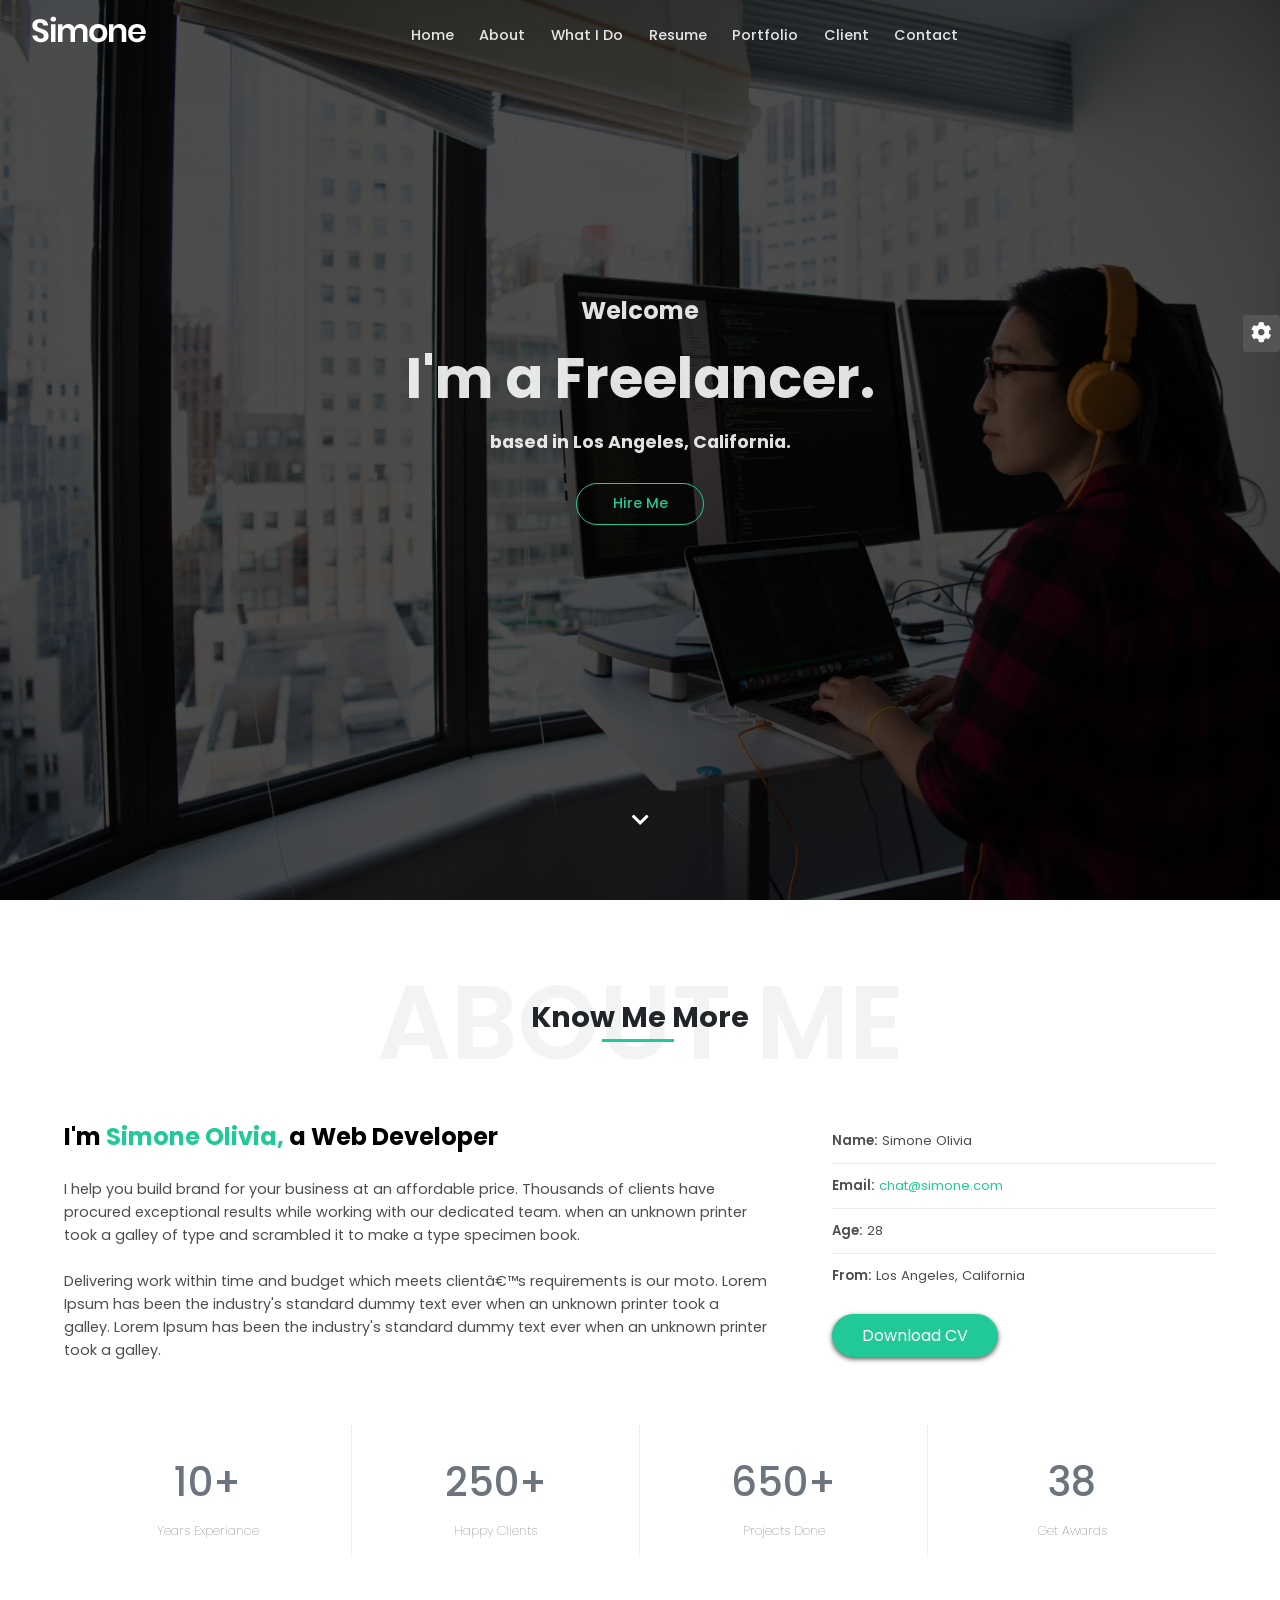
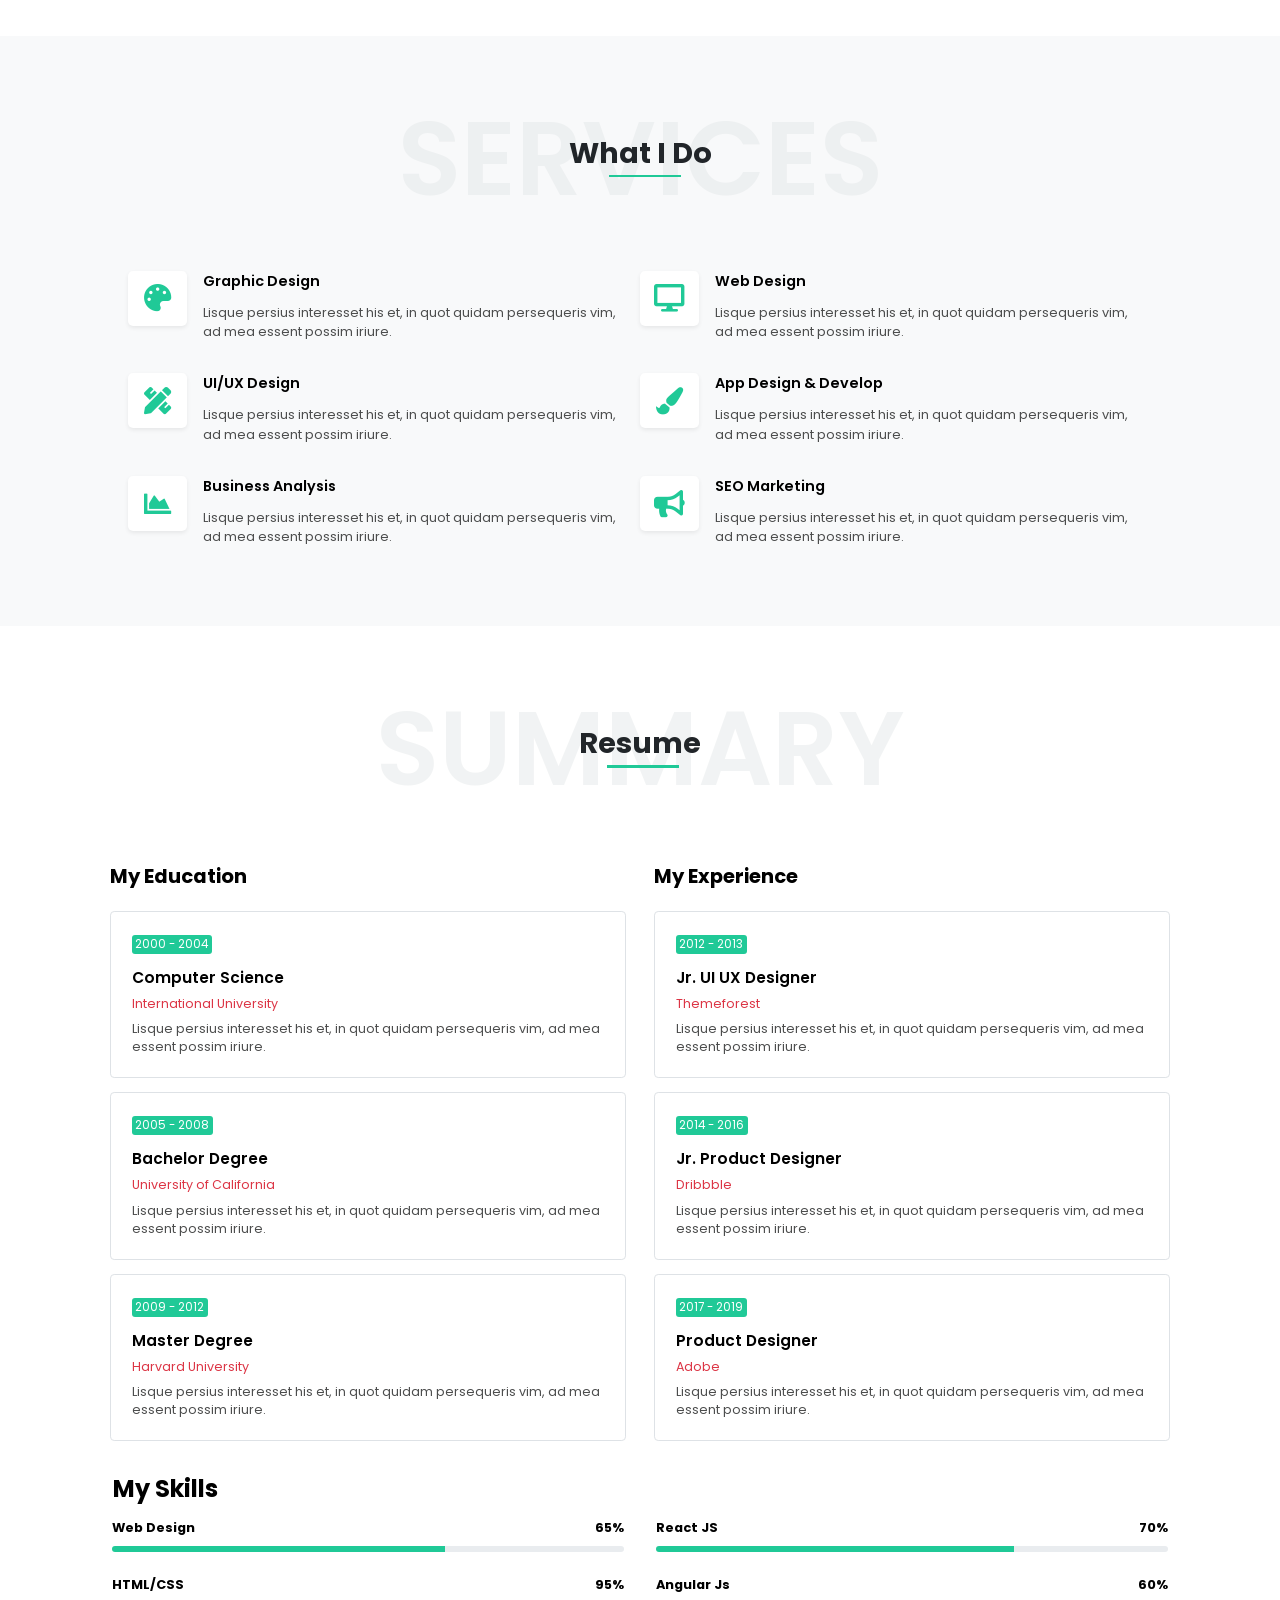
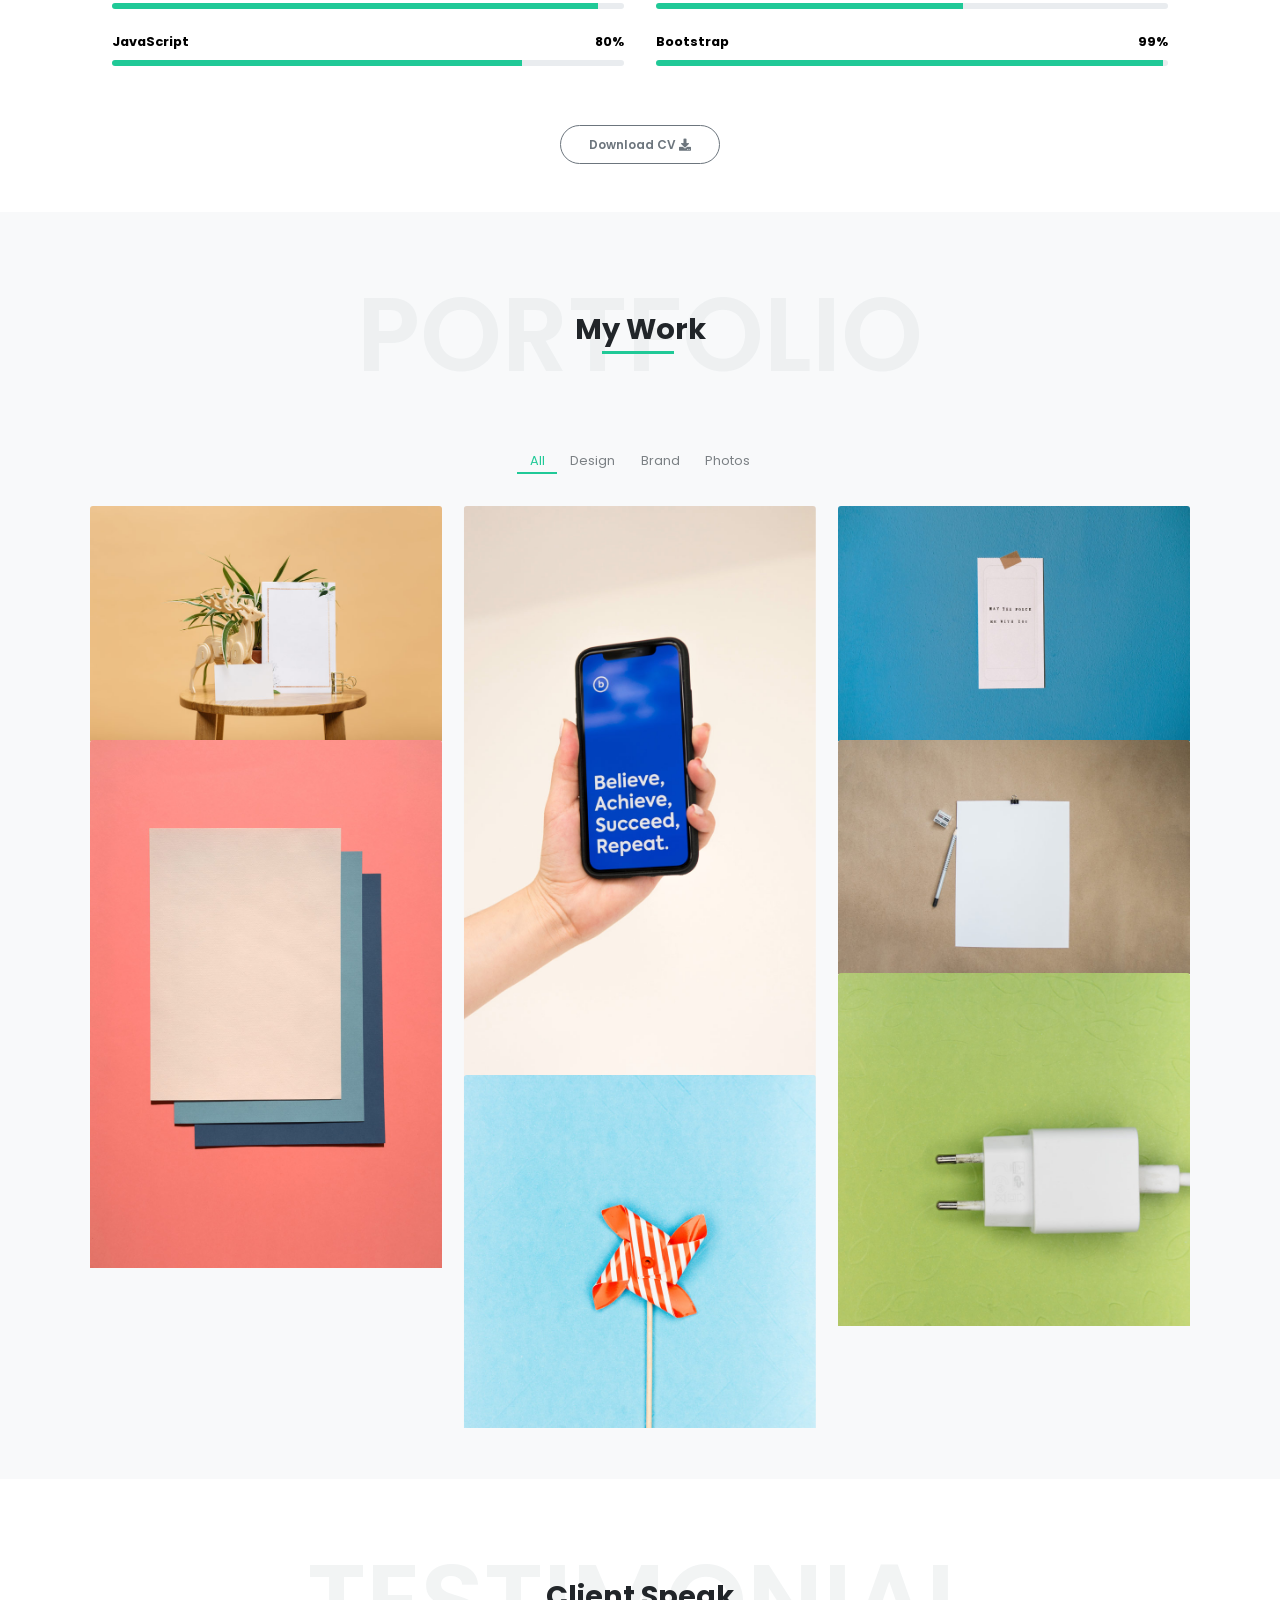
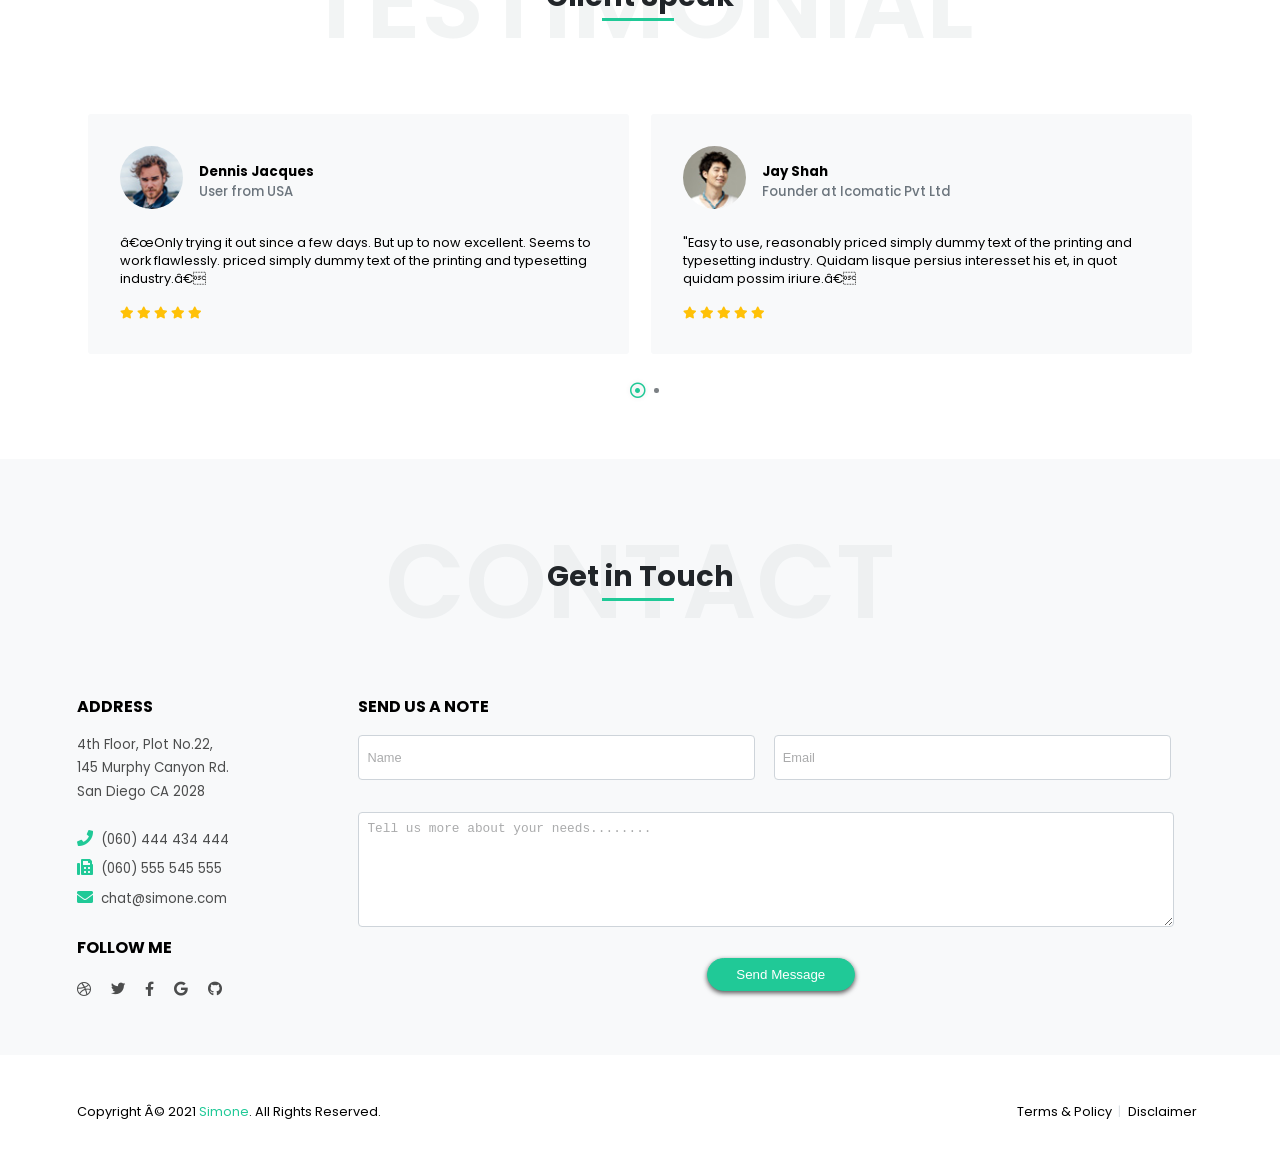
<file: index.html>
<!DOCTYPE html>
<html lang="en">
<head>
    <title>Simone - Personal Portfolio Template</title>
    <link rel="stylesheet" href="css/all.min.css">
    <link href="https://fonts.googleapis.com/css2?family=Poppins&display=swap" rel="stylesheet">
    <link rel="stylesheet" href="css/style.css">
</head>

<body>

    <section class="home">
        <a href="" class="fas fa-cog setting"></a>
        <nav class="nav-bar">
            <div class="logo">
                <a href="#home">
                    <img src="images/logo-light.png" alt="logo">
                </a>
            </div>
            <a href="" class="toggle"><i class="fas fa-bars"></i></a>
            <div class="ul-nav">
                <ul>
                    <li><a href="#home">Home</a></li>
                    <li><a href="#about">About</a></li>
                    <li><a href="#whatido">What I Do</a></li>
                    <li><a href="#resume">Resume</a></li>
                    <li><a href="#portfolio">Portfolio</a></li>
                    <li><a href="#client">Client</a></li>
                    <li><a href="#contact">Contact</a></li>
                </ul>
            </div>
        </nav>
        <div class="content">
            <div class="bg-layer">
                <div class="for-center">
                    <h3>Welcome</h3>
                    <h1>I'm a Freelancer.</h1>
                    <h4>based in Los Angeles, California.</h4>
                    <a href="#contact" class="btn">Hire Me</a>
                </div>
                <a href="#about" class="icon"><i class="fa fa-chevron-down"></i></a>
            </div>
        </div>
    </section>

    <section class="about" id="about"> 
        <h2 class="layer2">Know Me More</h2>
        <span class="layer1">ABOUT ME</span>
        <div class="about-content">
            <div class="paragraph">
                <h2>I'm <span class="green">Simone Olivia,</span> a Web Developer</h2>
                <p>I help you build brand for your business at an affordable price. Thousands of clients have procured
                    exceptional results while working with our dedicated team. when an unknown printer took a galley of
                    type
                    and
                    scrambled it to make a type specimen book. <br> <br>

                    Delivering work within time and budget which meets clientâ€™s requirements is our moto. Lorem Ipsum
                    has
                    been
                    the industry's standard dummy text ever when an unknown printer took a galley. Lorem Ipsum has been
                    the
                    industry's standard dummy text ever when an unknown printer took a galley.</p>
            </div>
            <div class="about-info">
                <h4 class="bord-bottom"><span class="bold">Name:</span> Simone Olivia</h4>
                <h4 class="bord-bottom"><span class="bold">Email:</span> <span class="green"> chat@simone.com</span>
                </h4>
                <h4 class="bord-bottom"><span class="bold">Age:</span> 28</h4>
                <h4><span class="bold">From:</span> Los Angeles, California</h4>
                <a href="" class="download-btn">Download CV</a>
            </div>
        </div>
    </section>

    <section class="cv">
        <div class="bord-right for-width">
            <h3>10+</h3>
            <h4>Years Experiance</h4>
        </div>
        <div class="bord-right for-width border-0">
            <h3>250+</h3>
            <h4>Happy Clients</h4>
        </div>
        <div class="bord-right bord-top for-width">
            <h3>650+</h3>
            <h4>Projects Done</h4>
        </div>
        <div class="for-width bord-top">
            <h3>38</h3>
            <h4>Get Awards</h4>
        </div>
    </section>

    <section class="bg-grey" id="whatido">
        <div class="whatido">
            <div class="all-head">
                <h2 class="layer2">What I Do</h2>
                <span class="layer1">SERVICES</span>
            </div>
            <div class="services">
                <div class="service">
                    <i class="fas fa-palette service-icon"></i>
                    <div class="service-content">
                        <h3>Graphic Design</h3>
                        <p>
                            Lisque persius interesset his et, in quot quidam persequeris vim, ad mea essent possim
                            iriure.
                        </p>
                    </div>
                </div>
                <div class="service">
                    <i class="fas fa-desktop service-icon"></i>
                    <div class="service-content">
                        <h3>Web Design</h3>
                        <p>
                            Lisque persius interesset his et, in quot quidam persequeris vim, ad mea essent possim
                            iriure.
                        </p>
                    </div>
                </div>
                <div class="service">
                    <i class="fas fa-pencil-ruler service-icon"></i>
                    <div class="service-content">
                        <h3>UI/UX Design</h3>
                        <p>
                            Lisque persius interesset his et, in quot quidam persequeris vim, ad mea essent possim
                            iriure.
                        </p>
                    </div>
                </div>
                <div class="service">
                    <i class="fas fa-paint-brush service-icon"></i>
                    <div class="service-content">
                        <h3>App Design & Develop</h3>
                        <p>
                            Lisque persius interesset his et, in quot quidam persequeris vim, ad mea essent possim
                            iriure.
                        </p>
                    </div>
                </div>
                <div class="service">
                    <i class="fas fa-chart-area service-icon"></i>
                    <div class="service-content">
                        <h3>Business Analysis</h3>
                        <p>
                            Lisque persius interesset his et, in quot quidam persequeris vim, ad mea essent possim
                            iriure.
                        </p>
                    </div>
                </div>
                <div class="service">
                    <i class="fas fa-bullhorn service-icon"></i>
                    <div class="service-content">
                        <h3>SEO Marketing</h3>
                        <p>
                            Lisque persius interesset his et, in quot quidam persequeris vim, ad mea essent possim
                            iriure.
                        </p>
                    </div>
                </div>
            </div>
        </div>
    </section>

    <section class="resume" id="resume">
        <div class="all-head">
            <h2 class="layer2">Resume</h2>
            <span class="layer1">SUMMARY</span>
        </div>
        <div class="my-resume">
            <div class="resume-info">
                <h2>My Education</h2>
                <div class="card">
                    <h5>2000 - 2004</h5>
                    <h3>Computer Science</h3>
                    <h4>International University</h4>
                    <p>Lisque persius interesset his et, in quot quidam persequeris vim, ad mea essent possim iriure.
                    </p>
                </div>
            </div>
            <div class="resume-info order-2">
                <h2>My Experience</h2>
                <div class="card">
                    <h5>2012 - 2013</h5>
                    <h3>Jr. UI UX Designer</h3>
                    <h4>Themeforest</h4>
                    <p>Lisque persius interesset his et, in quot quidam persequeris vim, ad mea essent possim iriure.
                    </p>
                </div>
            </div>
            <div class="resume-info order-3">
                <div class="card">
                    <h5>2005 - 2008</h5>
                    <h3>Bachelor Degree</h3>
                    <h4>University of California</h4>
                    <p>Lisque persius interesset his et, in quot quidam persequeris vim, ad mea essent possim iriure.
                    </p>
                </div>
            </div>
            <div class="resume-info order-4">
                <div class="card">
                    <h5>2014 - 2016</h5>
                    <h3>Jr. Product Designer</h3>
                    <h4>Dribbble</h4>
                    <p>Lisque persius interesset his et, in quot quidam persequeris vim, ad mea essent possim iriure.
                    </p>
                </div>
            </div>
            <div class="resume-info order-5">
                <div class="card">
                    <h5>2009 - 2012</h5>
                    <h3>Master Degree</h3>
                    <h4>Harvard University</h4>
                    <p>Lisque persius interesset his et, in quot quidam persequeris vim, ad mea essent possim iriure.
                    </p>
                </div>
            </div>
            <div class="resume-info order-6">
                <div class="card">
                    <h5>2017 - 2019</h5>
                    <h3>Product Designer</h3>
                    <h4>Adobe</h4>
                    <p>Lisque persius interesset his et, in quot quidam persequeris vim, ad mea essent possim iriure.
                    </p>
                </div>
            </div>
        </div>

        <h2 style="padding: 1rem 0.7em 0;">My Skills</h2>
        <div class="my-skills">
            <div class="skills">
                <div class="skills-row">
                    <h4>Web Design</h4>
                    <h4>65%</h4>
                </div>
                <div class="line">
                    <div class="div-green" style="width: 65%;"></div>
                    <div class="div-grey" style="width: 35%;"></div>
                </div>
            </div>
            <div class="skills order-2">
                <div class="skills-row">
                    <h4>React JS</h4>
                    <h4>70%</h4>
                </div>
                <div class="line">
                    <div class="div-green" style="width: 70%;"></div>
                    <div class="div-grey" style="width: 30%;"></div>
                </div>
            </div>
            <div class="skills order-3">
                <div class="skills-row">
                    <h4>HTML/CSS</h4>
                    <h4>95%</h4>
                </div>
                <div class="line">
                    <div class="div-green" style="width: 95%;"></div>
                    <div class="div-grey" style="width: 5%;"></div>
                </div>
            </div>
            <div class="skills order-4">
                <div class="skills-row">
                    <h4>Angular Js</h4>
                    <h4>60%</h4>
                </div>
                <div class="line">
                    <div class="div-green" style="width: 60%;"></div>
                    <div class="div-grey" style="width: 40%;"></div>
                </div>
            </div>
            <div class="skills order-5">
                <div class="skills-row">
                    <h4>JavaScript</h4>
                    <h4>80%</h4>
                </div>
                <div class="line">
                    <div class="div-green" style="width: 80%;"></div>
                    <div class="div-grey" style="width: 20%;"></div>
                </div>
            </div>
            <div class="skills order-6">
                <div class="skills-row">
                    <h4>Bootstrap</h4>
                    <h4>99%</h4>
                </div>
                <div class="line">
                    <div class="div-green" style="width: 99%;"></div>
                    <div class="div-grey" style="width: 1%;"></div>
                </div>
            </div>
        </div>
        <div class="btn-download">
            <a href="">Download CV <i class="fas fa-download"></i></a>
        </div>
    </section>

    <section class="portfolio bg-grey" id="portfolio">
        <div class="all-head">
            <h2 class="layer2">My Work</h2>
            <span class="layer1">PORTFOLIO</span>
        </div>
        <nav class="nav-work">
            <ul>
                <li class="active"><a href="">All</a></li>
                <li class="active-grey"><a href="">Design</a></li>
                <li class="active-grey"><a href="">Brand</a></li>
                <li class="active-grey"><a href="">Photos</a></li>
            </ul>
        </nav>
        <div class="my-work">
            <div class="project-layer position0">
                <a href="">
                    <img src="images/projects/project-1.jpg" alt="myproject">
                    <div class="project-layer2">
                        <h4>Project Titile</h4>
                        <h5>Category</h5>
                    </div>
                </a>
            </div>
            <div class="project-layer position1">
                <a href="">
                    <img src="images/projects/project-2.jpg" alt="myproject">
                    <div class="project-layer2">
                        <h4>Project Titile</h4>
                        <h5>Category</h5>
                    </div>
                </a>
            </div>
            <div class="position2 project-layer">
                <a href="">
                    <img src="images/projects/project-3.jpg" alt="myproject">
                    <div class="project-layer2">
                        <h4>Project Titile</h4>
                        <h5>Category</h5>
                    </div>
                </a>
            </div>
            <div class="position3 project-layer">
                <a href="">
                    <img src="images/projects/project-4.jpg" alt="myproject">
                    <div class="project-layer2">
                        <h4>Project Titile</h4>
                        <h5>Category</h5>
                    </div>
                </a>
            </div>
            <div class="position4 project-layer">
                <a href="">
                    <img src="images/projects/project-5.jpg" alt="myproject">
                    <div class="project-layer2">
                        <h4>Project Titile</h4>
                        <h5>Category</h5>
                    </div>
                </a>
            </div>
            <div class="position5 project-layer">
                <a href="">
                    <img src="images/projects/project-6.jpg" alt="myproject">
                    <div class="project-layer2">
                        <h4>Project Titile</h4>
                        <h5>Category</h5>
                    </div>
                </a>
            </div>
            <div class="position6 project-layer">
                <a href="">
                    <img src="images/projects/project-7.jpg" alt="myproject">
                    <div class="project-layer2">
                        <h4>Project Titile</h4>
                        <h5>Category</h5>
                    </div>
                </a>
            </div>
        </div>
    </section>

    <section class="reviews" id="review">
        <div class="all-head">
            <h2 class="layer2">Client Speak</h2>
            <span class="layer1">TESTIMONIAL</span>
        </div>
        <div class="review">
            <div class="my-review review-width">
                <div class="acount-info">
                    <img src="images/testimonial/client-sm-3.jpg" alt="">
                    <div class="username">
                        <h5>Dennis Jacques</h5>
                        <h5 class="color-grey">User from USA</h5>
                    </div>
                </div>
                <p>â€œOnly trying it out since a few days. But up to now excellent. Seems to work flawlessly. priced
                    simply
                    dummy text of the printing and typesetting industry.â€</p>
                <div style="font-size: 0.75rem;">
                    <i class="fas fa-star light"></i>
                    <i class="fas fa-star light"></i>
                    <i class="fas fa-star light"></i>
                    <i class="fas fa-star light"></i>
                    <i class="fas fa-star light"></i>
                </div>
            </div>
            <div class="my-review for-hide">
                <div class="acount-info">
                    <img src="images/testimonial/client-sm-1.jpg" alt="">
                    <div class="username">
                        <h5>Jay Shah</h5>
                        <h5 class="color-grey">Founder at Icomatic Pvt Ltd</h5>
                    </div>
                </div>
                <p>"Easy to use, reasonably priced simply dummy text of the printing and typesetting industry. Quidam
                    lisque
                    persius interesset his et, in quot quidam possim iriure.â€</p>
                <div style="font-size: 0.75rem;">
                    <i class="fas fa-star light"></i>
                    <i class="fas fa-star light"></i>
                    <i class="fas fa-star light"></i>
                    <i class="fas fa-star light"></i>
                    <i class="fas fa-star light"></i>
                </div>
            </div>
        </div>
        <div style="display: flex; justify-content: center; margin-bottom:3rem;">
            <a href="" style="margin: 0.5rem;"><i class="far fa-dot-circle"
                    style="color: #20c997;text-shadow: 0px 0px 5px rgba(0 ,0 ,0 , 10%);"></i></a>
            <a href="" class="click">
                <div></div>
            </a>
        </div>

    </section>

    <section class="bg-grey" id="contact">
        <div class="all-head">
            <h2 class="layer2">Get in Touch</h2>
            <span class="layer1">CONTACT</span>
        </div>
        <div class="contact">
            <div class="details order-3">
                <h4>ADDRESS</h4>
                <div>
                    <h5>4th Floor, Plot No.22,</h5>
                    <h5>145 Murphy Canyon Rd.</h5>
                    <h5>San Diego CA 2028</h5>
                </div>
                <br>
                <ul>
                    <li>
                        <i class="fas fa-phone"></i>
                        <h5>(060) 444 434 444</h5>
                    </li>
                    <li>
                        <i class="fas fa-fax"></i>
                        <h5>(060) 555 545 555</h5>
                    </li>
                    <li>
                        <i class="fas fa-envelope"></i>
                        <h5>chat@simone.com</h5>
                    </li>
                </ul>
                <h4>FOLLOW ME</h4>
                <div class="brand">
                    <a href="https://dribbble.com/" class="tooltip">
                        <i class="fab fa-dribbble">
                            <span class="website-name">Dribbble</span>
                        </i>
                    </a>
                    <a href="https://twitter.com/" class="tooltip">
                        <i class="fab fa-twitter">
                            <span class="website-name">Twitter</span>
                        </i>
                    </a>
                    <a href="https://facebook.com/" class="tooltip">
                        <i class="fab fa-facebook-f">
                            <span class="website-name">Facebook</span>
                        </i>
                    </a>
                    <a href="https://google.com/" class="tooltip">
                        <i class="fab fa-google">
                            <span class="website-name">Google</span>
                        </i>
                    </a>
                    <a href="https://github.com/" class="tooltip">
                        <i class="fab fa-github">
                            <span class="website-name">Github</span>
                        </i>
                    </a>
                </div>
            </div>
            <div class="contact-form">
                <h4>SEND US A NOTE</h4>
                <input type="text" name="name" placeholder="Name" required>
                <input type="email" name="email" placeholder="Email" required>
                <textarea name="form-message" class="form-control" required
                    placeholder="Tell us more about your needs........"></textarea>
                <div class="send-msg">
                    <button class="download-btn" type="submit">Send Message </button>
                </div>
            </div>
        </div>
    </section>

    <footer class="footer">
        <p>Copyright Â© 2021 <a href="">Simone</a>. All Rights Reserved.</p>
        <div class="policy">
            <h5>Terms & Policy</h5>
            <span>|</span>
            <h5>Disclaimer</h5>
        </div>
    </footer>

</body>

</html>
</file>
<file: css/style.css>
/*
* Prefixed by https://autoprefixer.github.io
* PostCSS: v8.3.6,
* Autoprefixer: v10.3.1
* Browsers: last 4 version
*/

html {
    font-size: 16px;
}

body {
    font-family: "Poppins", sans-serif;
}

* {
    -webkit-box-sizing: border-box;
    box-sizing: border-box;
    margin: 0;
    padding: 0;
}

::-moz-selection {
    background-color: #20c997;
    color: white;
}

::selection {
    background-color: #20c997;
    color: white;
}

.setting {
    color: white;
    text-decoration: none;
    font-size: 1.3rem;
    padding: 0.5rem;
    border-radius: 0.2rem;
    background-color: #555;
    position: fixed;
    top: 35vh;
    right: 0;
}

.nav-bar {
    visibility: visible;
    position: absolute;
    top: 0;
    left: 0;
    right: 0;
    background-color: transparent;
    display: -webkit-box;
    display: -ms-flexbox;
    display: flex;
    overflow: hidden;
}

.fa-bars {
    visibility: hidden;
}

.logo {
    width: 30%;
    padding: 1rem 2rem;
}

.ul-nav ul {
    visibility: visible;
    list-style-type: none;
    display: -webkit-box;
    display: -ms-flexbox;
    display: flex;
    -webkit-box-align: center;
    -ms-flex-align: center;
    align-items: center;
}

.ul-nav ul li {
    padding: 1.4rem 0.8rem;
}

.ul-nav ul li a {
    color: rgba(250, 250, 250, 0.9);
    text-decoration: none;
    font-weight: 500;
    -webkit-transition: color 1s;
    -o-transition: color 1s;
    transition: color 1s;
    font-size: 0.9rem;
}

.ul-nav ul li a:hover {
    color: #20c997;
}

.content {
    background-image: url(../images/intro-bg.jpg);
    background-size: cover;
    height: 100vh;
    background-repeat: no-repeat;
    background-attachment: fixed;
}

.bg-layer {
    background-color: rgba(0, 0, 0, 0.7);
    background-size: 100%;
    height: 100vh;
    color: rgba(250, 250, 250, 0.9);
}

.for-center {
    display: -webkit-box;
    display: -ms-flexbox;
    display: flex;
    -webkit-box-orient: vertical;
    -webkit-box-direction: normal;
    -ms-flex-direction: column;
    flex-direction: column;
    -webkit-box-pack: center;
    -ms-flex-pack: center;
    justify-content: center;
    -webkit-box-align: center;
    -ms-flex-align: center;
    align-items: center;
    height: 90vh;
}

.bg-layer h3 {
    padding: 0.5rem;
    font-size: 1.5rem;
}

.bg-layer h1 {
    font-size: 3.5rem;
    font-weight: bold;
}

.bg-layer h4 {
    padding: 0.5rem;
    font-size: 1.1rem;
}

.btn {
    border: #20c997 solid 0.1rem;
    padding: 0.6rem 2.2rem;
    font-size: 0.9rem;
    margin-top: 1.2rem;
    color: #20c997;
    border-radius: 50rem;
    font-weight: 500;
    -webkit-transition: all 1s;
    -o-transition: all 1s;
    transition: all 1s;
    text-decoration: none;
}

.btn:hover {
    color: white;
    background-color: #20c997;
}

.icon {
    position: relative;
    display: -webkit-box;
    display: -ms-flexbox;
    display: flex;
    -webkit-box-pack: center;
    -ms-flex-pack: center;
    justify-content: center;
    -webkit-animation: swipe 2s infinite;
    animation: swipe 2s infinite;
    color: white;
    font-size: 1.2rem;
    text-decoration: none;
}

@-webkit-keyframes swipe {
    0% {
        top: 0;
        opacity: 0;
    }

    100% {
        top: 30;
        opacity: 1;
    }
}

@keyframes swipe {
    0% {
        top: 0;
        opacity: 0;
    }

    100% {
        top: 30;
        opacity: 1;
    }
}

.about {
    padding: 6rem 0 2rem;
    position: relative;
    display: -webkit-box;
    display: -ms-flexbox;
    display: flex;
    -webkit-box-orient: vertical;
    -webkit-box-direction: normal;
    -ms-flex-direction: column;
    flex-direction: column;
}

.layer1 {
    position: absolute;
    color: #dee3e4;
    font-size: 6.5rem;
    font-weight: 600;
    opacity: 0.4;
    -ms-flex-item-align: center;
    -ms-grid-row-align: center;
    align-self: center;
    top: 45px;
}

.layer2 {
    width: 100%;
    color: #212529;
    font-size: 1.8rem;
    text-align: center;
    position: relative;
    z-index: 1;
}

.layer2::after {
    content: '';
    height: 0.17rem;
    width: 4.5rem;
    background-color: #20c997;
    position: absolute;
    top: 100%;
    left: 47%;
    z-index: 2;
}

.about-content {
    display: -webkit-box;
    display: -ms-flexbox;
    display: flex;
    -webkit-box-orient: horizontal;
    -webkit-box-direction: normal;
    -ms-flex-direction: row;
    flex-direction: row;
    -webkit-box-pack: space-evenly;
    -ms-flex-pack: space-evenly;
    justify-content: space-evenly;
    margin-top: 5rem;
}

.about-content .paragraph {
    width: 55%;
}

.paragraph h2 {
    padding-bottom: 0.5rem;
}

.green {
    color: #20c997;
}

.about-content .about-info {
    width: 30%;
}

.paragraph p {
    color: #4c4d4d;
    margin: 1rem 0;
    font-size: 0.9rem;
    line-height: 1.6;
}

.bold {
    font-weight: 600;
}

.about-info h4 {
    color: #4c4d4d;
    font-weight: normal;
    font-size: 0.82rem;
}

.about-info .bord-bottom {
    border-bottom: 0.1rem solid #eaeaea;
}

.about-info h4 {
    padding: 0.75rem 0;
}

.download-btn {
    display: inline-block;
    text-decoration: none;
    color: white;
    background-color: #20c997;
    border-radius: 50rem;
    border: solid 0.1rem #20c997;
    margin: 1rem 0;
    padding: 0.5rem 1.8rem;
    -webkit-box-shadow: 0px 2px 5px #000a;
    box-shadow: 0px 2px 5px #000a;
    -webkit-transition: all 1s;
    -o-transition: all 1s;
    transition: all 1s;
}

.download-btn:hover {
    background-color: #1baa80;
    border-color: #1baa80;
}

.cv {
    display: -webkit-box;
    display: -ms-flexbox;
    display: flex;
    -webkit-box-orient: horizontal;
    -webkit-box-direction: normal;
    -ms-flex-direction: row;
    flex-direction: row;
    -ms-flex-wrap: wrap;
    flex-wrap: wrap;
    -webkit-box-pack: space-evenly;
    -ms-flex-pack: space-evenly;
    justify-content: space-evenly;
    width: 90%;
    margin: 0 auto 4rem;
}

.cv h3 {
    color: #6c757d;
    font-size: 2.5rem;
    font-weight: 500;
    padding: 0.6rem 0;
}

.cv h4 {
    color: #4c4d4d;
    font-size: 0.8rem;
    font-weight: 100;
}

.for-width {
    display: -webkit-box;
    display: -ms-flexbox;
    display: flex;
    -webkit-box-orient: vertical;
    -webkit-box-direction: normal;
    -ms-flex-direction: column;
    flex-direction: column;
    width: 25%;
    padding: 1rem 0;
    margin: 1rem 0;
    -ms-flex-line-pack: center;
    align-content: center;
    -webkit-box-pack: center;
    -ms-flex-pack: center;
    justify-content: center;
    text-align: center;
}

.bord-right {
    border-right: 0.1rem dotted #dee3e4;
}

.bg-grey {
    background-color: #f8f9fa;
}

.whatido {
    width: 80%;
    margin: auto;
    background-color: #f8f9fa;
    padding: 0 0 3rem 0;
}

.all-head {
    padding: 6rem 0;
    position: relative;
    display: -webkit-box;
    display: -ms-flexbox;
    display: flex;
    -webkit-box-orient: vertical;
    -webkit-box-direction: normal;
    -ms-flex-direction: column;
    flex-direction: column;
}

.services {
    display: -webkit-box;
    display: -ms-flexbox;
    display: flex;
    -webkit-box-orient: horizontal;
    -webkit-box-direction: normal;
    -ms-flex-flow: row wrap;
    flex-flow: row wrap;
    -webkit-box-pack: space-evenly;
    -ms-flex-pack: space-evenly;
    justify-content: space-evenly;
}

.service {
    width: 50%;
    display: -webkit-box;
    display: -ms-flexbox;
    display: flex;
    padding: 0 0 2rem;
}

.service-icon {
    color: #20c997;
    background-color: white;
    display: -webkit-box;
    display: -ms-flexbox;
    display: flex;
    width: 85px;
    height: 55px;
    font-size: 1.7rem;
    border-radius: 5px;
    -webkit-box-align: center;
    -ms-flex-align: center;
    align-items: center;
    -webkit-box-pack: center;
    -ms-flex-pack: center;
    justify-content: center;
    -webkit-box-shadow: 0 .125rem .25rem rgba(0, 0, 0, .075);
    box-shadow: 0 .125rem .25rem rgba(0, 0, 0, .075);
}

.service-content {
    padding: 0 1rem;
}

.service-content h3 {
    font-size: 0.9rem;
    font-weight: 600;
}

.service-content p {
    font-size: 0.8rem;
    color: #4c4d4d;
    padding-top: 0.7rem;
    line-height: 1.5;
}

.resume {
    width: 85%;
    margin: auto;
}

.my-resume {
    display: -webkit-box;
    display: -ms-flexbox;
    display: flex;
    -webkit-box-orient: horizontal;
    -webkit-box-direction: normal;
    -ms-flex-flow: row wrap;
    flex-flow: row wrap;
    -webkit-box-pack: center;
    -ms-flex-pack: center;
    justify-content: center;
    -webkit-box-align: center;
    -ms-flex-align: center;
    align-items: center;
}

.resume-info {
    width: 50%;
    font-size: 14px;
    padding: 0 1em 1em;
}

.resume-info h2 {
    font-size: 1.4em;
    padding-bottom: 1em;
}

.card {
    border: solid 1px #dee2e6;
    padding: 1.5em;
    border-radius: 0.3em;
}

.card h5 {
    display: inline-block;
    background-color: #20c997;
    border-radius: 3px;
    color: white;
    font-weight: normal;
    padding: 0.1em 0.3em;
    margin-bottom: 1em;
}

.card h3 {
    font-weight: 600;
    font-size: 1.1em;
    padding-bottom: 0.4em;
}

.card h4 {
    font-weight: 400;
    padding-bottom: 0.6em;
    color: #dc3545;
    font-size: 0.9em;
}

.card p {
    font-size: 0.9em;
    font-weight: 400;
    color: #4c4d4d;
}

.my-skills {
    display: -webkit-box;
    display: -ms-flexbox;
    display: flex;
    -webkit-box-orient: horizontal;
    -webkit-box-direction: normal;
    -ms-flex-flow: row wrap;
    flex-flow: row wrap;
    -webkit-box-pack: start;
    -ms-flex-pack: start;
    justify-content: flex-start;
    -webkit-box-align: center;
    -ms-flex-align: center;
    align-items: center;
    padding-bottom: 3em;
}

.skills-row {
    display: -webkit-box;
    display: -ms-flexbox;
    display: flex;
    -ms-flex-wrap: wrap;
    flex-wrap: wrap;
    -webkit-box-pack: justify;
    -ms-flex-pack: justify;
    justify-content: space-between;
    padding: 1em 0 0.7em;
    font-size: 0.8em;
}

.skills {
    width: 50%;
    padding: 0 1em 0.7em;
}

.line {
    display: -webkit-box;
    display: -ms-flexbox;
    display: flex;
}

.div-green {
    background-color: #20c997;
    height: 6px;
    border-top-left-radius: 3px;
    border-bottom-left-radius: 3px;
}

.div-grey {
    background-color: #e9ecef;
    height: 6px;
    border-top-right-radius: 3px;
    border-bottom-right-radius: 3px;
}

.btn-download {
    display: -webkit-box;
    display: -ms-flexbox;
    display: flex;
    -webkit-box-pack: center;
    -ms-flex-pack: center;
    justify-content: center;
    padding-bottom: 3rem;
}

.btn-download a {
    font-size: 0.75em;
    font-weight: 600;
    text-decoration: none;
    color: #6c757d;
    border: #6c757d solid 1.5px;
    padding: 0.8em 2.3em;
    border-radius: 50rem;
    -webkit-transition: all 1s;
    -o-transition: all 1s;
    transition: all 1s;
}

.btn-download a:hover {
    color: white;
    background-color: #6c757d;
}

.nav-work {
    display: -webkit-box;
    display: -ms-flexbox;
    display: flex;
    -webkit-box-pack: center;
    -ms-flex-pack: center;
    justify-content: center;
    padding-bottom: 2rem;
}

.nav-work ul {
    list-style-type: none;
    display: -webkit-box;
    display: -ms-flexbox;
    display: flex;
}

.nav-work ul li {
    padding: 0 0.8rem;
}

.nav-work ul li a {
    display: inline-block;
    text-decoration: none;
    -webkit-transition: color 1s;
    -o-transition: color 1s;
    transition: color 1s;
    font-size: 0.8rem;
}

.nav-work ul li a:hover {
    color: #20c997;
}

.active {
    border-bottom: solid 2px #20c997;
}

.active a {
    color: #20c997;
}

.active-grey a {
    color: #7b8084;
}

.my-work {
    background-color: #f8f9fa;
    height: 973px;
    display: -webkit-box;
    display: -ms-flexbox;
    display: flex;
    -webkit-box-orient: horizontal;
    -webkit-box-direction: normal;
    -ms-flex-flow: row wrap;
    flex-flow: row wrap;
    -webkit-box-pack: justify;
    -ms-flex-pack: justify;
    justify-content: space-between;
    width: 86%;
    margin: auto;
    position: relative;
}

.project-layer {
    width: 32%;
    display: inline-block;
    padding-bottom: 1rem;
}

.my-work a {
    width: 100%;
    display: inline-block;
    text-decoration: none;
    position: relative;
    border-radius: 3px;
    overflow: hidden;
}

.my-work a img {
    width: 100%;
    -webkit-transition: all 0.2s;
    -o-transition: all 0.2s;
    transition: all 0.2s;
}

.position0 {
    position: absolute;
    top: 0;
    left: 0;
}

.position1 {
    position: absolute;
    top: 0;
    left: 50%;
    -webkit-transform: translateX(-50%);
    -ms-transform: translateX(-50%);
    transform: translateX(-50%);
}

.position2 {
    position: absolute;
    top: 0;
    right: 0;
}

.position3 {
    position: absolute;
    top: 24%;
    left: 0;
}

.position4 {
    position: absolute;
    top: 24%;
    right: 0;
}

.position5 {
    position: absolute;
    top: 48%;
    right: 0;
}

.position6 {
    position: absolute;
    top: 58.5%;
    left: 50%;
    -webkit-transform: translateX(-50%);
    -ms-transform: translateX(-50%);
    transform: translateX(-50%);
}

.project-layer2 {
    width: 100%;
    height: 100%;
    top: 0;
    position: absolute;
    background-color: rgba(0, 0, 0, 0.7);
    font-weight: 400;
    color: white;
    z-index: 2;
    display: -webkit-box;
    display: -ms-flexbox;
    display: flex;
    -webkit-box-orient: vertical;
    -webkit-box-direction: normal;
    -ms-flex-direction: column;
    flex-direction: column;
    -webkit-box-pack: center;
    -ms-flex-pack: center;
    justify-content: center;
    -webkit-box-align: center;
    -ms-flex-align: center;
    align-items: center;
    opacity: 0;
    -webkit-transition: opacity 0.2s;
    -o-transition: opacity 0.2s;
    transition: opacity 0.2s;
}

.project-layer:hover img {
    -webkit-transform: scale(1.04);
    -ms-transform: scale(1.04);
    transform: scale(1.04);
    -webkit-filter: blur(2px);
    filter: blur(2px);
}

.project-layer2:hover {
    opacity: 1;
}

.review {
    width: 88%;
    margin: 0 auto 1em;
    display: -webkit-box;
    display: -ms-flexbox;
    display: flex;
    -ms-flex-pack: distribute;
    justify-content: space-around;
}

.my-review {
    width: 48%;
    background-color: #f8f9fa;
    border-radius: 3px;
    padding: 2rem;
}

.light {
    color: #ffc107;
}

.acount-info {
    display: -webkit-box;
    display: -ms-flexbox;
    display: flex;
}

.username {
    display: -webkit-box;
    display: -ms-flexbox;
    display: flex;
    -webkit-box-orient: vertical;
    -webkit-box-direction: normal;
    -ms-flex-direction: column;
    flex-direction: column;
    padding: 1rem;
}

.acount-info img {
    border-radius: 50%;
    width: 63px;
    height: 63px;
}

.color-grey {
    color: #6c757d;
    font-weight: 500;
}

.my-review p {
    font-size: 0.8rem;
    padding: 1rem 0;
}

.click {
    color: #7b8084;
    display: -webkit-box;
    display: -ms-flexbox;
    display: flex;
    -webkit-box-align: center;
    -ms-flex-align: center;
    align-items: center;
}

.click div {
    position: relative;
    height: 5px;
    width: 5px;
    background-color: #7b8084;
    border-radius: 44%;
    -webkit-transition: all 0.3s;
    -o-transition: all 0.3s;
    transition: all 0.3s;
}

.click div::before {
    content: '';
    position: absolute;
    top: 0;
    left: -5px;
    -webkit-transform: translateY(-31%);
    -ms-transform: translateY(-31%);
    transform: translateY(-31%);
    height: 12px;
    width: 12px;
    border-radius: 30px;
    border: solid 1.5px;
    border-color: #fff;
    -webkit-transition: all 0.3s;
    -o-transition: all 0.3s;
    transition: all 0.3s;
}

.click:hover div::before {
    border-color: #20c997;
    -webkit-box-shadow: 0px 0px 5px rgba(0, 0, 0, 10%);
    box-shadow: 0px 0px 5px rgba(0, 0, 0, 10%);
}

.click:hover div {
    background-color: #20c997;
    -webkit-box-shadow: 0px 0px 5px rgba(0, 0, 0, 10%);
    box-shadow: 0px 0px 5px rgba(0, 0, 0, 10%);
}

.footer {
    display: -webkit-box;
    display: -ms-flexbox;
    display: flex;
    width: 88%;
    margin: 3rem auto;
    -webkit-box-pack: justify;
    -ms-flex-pack: justify;
    justify-content: space-between;
}

.footer p {
    font-size: 0.8rem;
}

.footer a {
    text-decoration: none;
    color: #20c997;
}

.policy {
    display: -webkit-box;
    display: -ms-flexbox;
    display: flex;
}

.policy h5 {
    font-weight: normal;
    font-size: 0.8rem;
    padding: 0 0.4rem;
}

.policy h5:hover {
    color: #20c997;
}

.policy span {
    font-weight: normal;
    font-size: 0.8rem;
    color: #dee2e6;
}

.contact {
    display: -webkit-box;
    display: -ms-flexbox;
    display: flex;
    width: 88%;
    margin: auto;
    padding-bottom: 3rem;
}

.details {
    width: 25%;
}

.details h4 {
    padding-bottom: 1rem;
}

.details h5 {
    color: #4c4d4d;
    font-weight: normal;
    padding-bottom: 0.2rem;
}

.details ul {
    list-style-type: none;
    padding-bottom: 1rem;
}

.details ul li {
    display: -webkit-box;
    display: -ms-flexbox;
    display: flex;
    padding-bottom: 0.4rem;
}

.details ul i {
    color: #20c997;
    margin-right: 0.5rem;
}

.brand a {
    text-decoration: none;
    color: #4c4d4d;
    padding-right: 1rem;
    font-size: 0.9rem;
}

.brand a:hover .fa-dribbble {
    color: #ea4c89;
}

.brand a:hover .fa-twitter {
    color: #00ACEE;
}

.brand a:hover .fa-facebook-f {
    color: #3B5998;
}

.brand a:hover .fa-google {
    color: #DD4B39;
}

.brand a:hover .fa-github {
    color: #333;
}

.tooltip {
    position: relative;
}

.tooltip .website-name {
    font-size: 0.7rem;
    visibility: hidden;
    width: 60px;
    background-color: #000;
    color: #f1f0f0;
    text-align: center;
    border-radius: 3px;
    padding: 0.4rem;
    position: absolute;
    top: -140%;
    left: -70%;
    z-index: 1;
}

.tooltip .website-name::after {
    content: "";
    position: absolute;
    top: 100%;
    left: 50%;
    -webkit-transform: translateX(-50%);
    -ms-transform: translateX(-50%);
    transform: translateX(-50%);
    border: solid 5px;
    border-color: #000 #0000 #0000 #0000;
}

.tooltip:hover .website-name {
    visibility: visible;
}

.contact-form {
    width: 75%;
}

.contact-form h4 {
    padding-bottom: 1rem;
}

.contact-form input {
    border: 1px solid #ced4da;
    border-radius: 0.25rem;
    width: 47%;
    height: 45px;
    margin-right: 0.9rem;
    padding: 0.5rem;
}

.contact-form textarea {
    margin-top: 2rem;
    padding: 0.5rem;
    border: 1px solid #ced4da;
    border-radius: 0.25rem;
    width: 96.5%;
    height: 115px;
}

::-webkit-input-placeholder {
    color: #aaabac;
    font-size: 0.8rem;
}

::-moz-placeholder {
    color: #aaabac;
    font-size: 0.8rem;
}

:-ms-input-placeholder {
    color: #aaabac;
    font-size: 0.8rem;
}

::-ms-input-placeholder {
    color: #aaabac;
    font-size: 0.8rem;
}

::placeholder {
    color: #aaabac;
    font-size: 0.8rem;
}

.send-msg {
    display: -webkit-box;
    display: -ms-flexbox;
    display: flex;
    -webkit-box-pack: center;
    -ms-flex-pack: center;
    justify-content: center;
    margin-top: 0.5rem;
}

/* Extra small devices (phones, 600px and down) */

@media screen and (max-width: 600px) {
    html {
        font-size: 12px;
    }

    .toggle {
        text-decoration: none;
        text-align: center;
        display: inline-block;
        position: absolute;
        right: 5rem;
        top: 1.7rem;
    }

    .fa-bars {
        visibility: visible;
        font-size: 1.7rem;
        color: white;
    }

    .ul-nav ul {
        visibility: hidden;
    }

    .bg-layer h1 {
        font-size: 3rem;
    }

    .bg-layer h4 {
        font-size: 1.2rem;
    }

    .about {
        padding: 6rem 0 2rem;
        position: relative;
        display: -webkit-box;
        display: -ms-flexbox;
        display: flex;
        -webkit-box-orient: vertical;
        -webkit-box-direction: normal;
        -ms-flex-direction: column;
        flex-direction: column;
    }

    .layer1 {
        font-size: 5rem;
    }

    .about-content {
        -webkit-box-orient: vertical;
        -webkit-box-direction: normal;
        -ms-flex-direction: column;
        flex-direction: column;
        -webkit-box-pack: center;
        -ms-flex-pack: center;
        justify-content: center;
    }

    .about-content .paragraph {
        width: 90%;
        margin: auto;
        text-align: center;
    }

    .about-content .about-info {
        width: 95%;
        margin: auto;
    }

    .paragraph p {
        font-size: 1rem;
        padding-bottom: 2rem;
    }

    .about-info h4 {
        font-size: 1rem;
    }

    .border-0 {
        border-right: none;
    }

    .for-width {
        width: 50%;
        margin: 0rem 0;
        -webkit-box-pack: start;
        -ms-flex-pack: start;
        justify-content: flex-start;
    }

    .bord-top {
        border-top: 0.1rem dotted #dee3e4;
    }

    .whatido {
        padding: 0 0 0 0;
    }

    .services {
        -webkit-box-orient: vertical;
        -webkit-box-direction: normal;
        -ms-flex-flow: column wrap;
        flex-flow: column wrap;
    }

    .service {
        width: 100%;
    }

    .service-content h3 {
        font-size: 1.2rem;
    }

    .service-content p {
        font-size: 1.2rem;
    }

    .my-resume {
        -webkit-box-orient: vertical;
        -webkit-box-direction: normal;
        -ms-flex-flow: column wrap;
        flex-flow: column wrap;
    }

    .resume-info {
        width: 100%;
    }

    .order-2 {
        -webkit-box-ordinal-group: 4;
        -ms-flex-order: 3;
        order: 3;
    }

    .order-3 {
        -webkit-box-ordinal-group: 2;
        -ms-flex-order: 1;
        order: 1;
    }

    .order-4 {
        -webkit-box-ordinal-group: 5;
        -ms-flex-order: 4;
        order: 4;
    }

    .order-5 {
        -webkit-box-ordinal-group: 3;
        -ms-flex-order: 2;
        order: 2;
    }

    .order-6 {
        -webkit-box-ordinal-group: 6;
        -ms-flex-order: 5;
        order: 5;
    }

    .my-skills {
        -webkit-box-orient: vertical;
        -webkit-box-direction: normal;
        -ms-flex-flow: column wrap;
        flex-flow: column wrap;
    }

    .skills {
        width: 100%;
    }

    .my-work {
        height: auto;
        -webkit-box-orient: vertical;
        -webkit-box-direction: normal;
        -ms-flex-flow: column wrap;
        flex-flow: column wrap;
        -webkit-box-pack: start;
        -ms-flex-pack: start;
        justify-content: flex-start;
        width: 88%;
    }

    .project-layer {
        width: 100%;
    }

    .position0 {
        position: static;
    }

    .position1 {
        position: static;
        -webkit-transform: translateX(0);
        -ms-transform: translateX(0);
        transform: translateX(0);
    }

    .position2 {
        position: static;
    }

    .position3 {
        position: static;
    }

    .position4 {
        position: static;
    }

    .position5 {
        position: static;
    }

    .position6 {
        position: static;
        -webkit-transform: translateX(0);
        -ms-transform: translateX(0);
        transform: translateX(0);
    }

    .review {
        width: 90%;
        -webkit-box-pack: center;
        -ms-flex-pack: center;
        justify-content: center;
        position: relative;
    }

    .for-hide {
        visibility: hidden;
        position: absolute;
        top: 0;
        left: 0;
        width: 100%;
    }

    .reviews {
        overflow: hidden;
    }

    .review-width {
        width: 100%;
    }

    .footer {
        display: -webkit-box;
        display: -ms-flexbox;
        display: flex;
        -webkit-box-orient: vertical;
        -webkit-box-direction: normal;
        -ms-flex-direction: column;
        flex-direction: column;
        -webkit-box-align: center;
        -ms-flex-align: center;
        align-items: center;
        -webkit-box-pack: center;
        -ms-flex-pack: center;
        justify-content: center;
    }

    .footer p {
        font-size: 1rem;
    }

    .policy h5 {
        font-size: 1rem;
    }

    .policy span {
        font-size: 1rem;
    }

    .contact {
        -webkit-box-orient: vertical;
        -webkit-box-direction: normal;
        -ms-flex-direction: column;
        flex-direction: column;
        width: 90%;
        text-align: center;
    }

    .details {
        width: 100%;
    }

    .details h4 {
        padding-top: 2rem;
        font-size: 1.2rem;
    }

    .details ul {
        display: inline-block;
    }

    .details h5 {
        font-size: 1.1rem;
    }

    .details .fas {
        margin-top: 0.2rem;
        font-size: 1.1rem;
    }

    .brand a {
        font-size: 1.1rem;
    }

    .tooltip .website-name {
        font-size: 0.9rem;
        left: -80%;
    }


    .contact-form {
        width: 100%;
    }

    .contact-form h4 {
        font-size: 1.2rem;
    }

    .contact-form input {
        margin-bottom: 2rem;
        width: 100%;
        height: 40px;
    }

    .contact-form textarea {
        margin-top: 0rem;
        width: 100%;
        height: 110px;
    }

    ::-webkit-input-placeholder {
        font-size: 1rem;
    }

    ::-moz-placeholder {
        font-size: 1rem;
    }

    :-ms-input-placeholder {
        font-size: 1rem;
    }

    ::-ms-input-placeholder {
        font-size: 1rem;
    }

    ::placeholder {
        font-size: 1rem;
    }

}

/* Small devices (portrait tablets and large phones, 600px and up) */

@media screen and (min-width: 600px) and (max-width: 768px) {
    html {
        font-size: 14px;
    }

    .toggle {
        text-decoration: none;
        text-align: center;
        display: inline-block;
        position: absolute;
        right: 5rem;
        top: 1.7rem;
    }

    .fa-bars {
        visibility: visible;
        font-size: 1.7rem;
        color: white;
    }

    .ul-nav ul {
        visibility: hidden;
    }

    .bg-layer h1 {
        font-size: 3rem;
    }

    .bg-layer h4 {
        font-size: 1.2rem;
    }

    .about {
        padding: 6rem 0 2rem;
        position: relative;
        display: -webkit-box;
        display: -ms-flexbox;
        display: flex;
        -webkit-box-orient: vertical;
        -webkit-box-direction: normal;
        -ms-flex-direction: column;
        flex-direction: column;
    }

    .layer1 {
        font-size: 5rem;
    }

    .about-content {
        -webkit-box-orient: vertical;
        -webkit-box-direction: normal;
        -ms-flex-direction: column;
        flex-direction: column;
        -webkit-box-pack: center;
        -ms-flex-pack: center;
        justify-content: center;
    }

    .about-content .paragraph {
        width: 80%;
        margin: auto;
        text-align: center;
    }

    .about-content .about-info {
        width: 85%;
        margin: auto;
    }

    .paragraph p {
        font-size: 1rem;
        padding-bottom: 2rem;
    }

    .about-info h4 {
        font-size: 1rem;
    }

    .cv {
        width: 70%;
    }

    .border-0 {
        border-right: none;
    }

    .for-width {
        width: 50%;
        margin: 0rem 0;
        -webkit-box-pack: start;
        -ms-flex-pack: start;
        justify-content: flex-start;
    }

    .bord-top {
        border-top: 0.1rem dotted #dee3e4;
    }

    .whatido {
        padding: 0 0 0 0;
    }

    .services {
        -webkit-box-orient: vertical;
        -webkit-box-direction: normal;
        -ms-flex-flow: column wrap;
        flex-flow: column wrap;
    }

    .service {
        width: 100%;
    }

    .service-content h3 {
        font-size: 1rem;
    }

    .service-content p {
        font-size: 1rem;
    }

    .my-resume {
        -webkit-box-orient: vertical;
        -webkit-box-direction: normal;
        -ms-flex-flow: column wrap;
        flex-flow: column wrap;
    }

    .resume-info {
        width: 90%;
    }

    .order-2 {
        -webkit-box-ordinal-group: 4;
        -ms-flex-order: 3;
        order: 3;
    }

    .order-3 {
        -webkit-box-ordinal-group: 2;
        -ms-flex-order: 1;
        order: 1;
    }

    .order-4 {
        -webkit-box-ordinal-group: 5;
        -ms-flex-order: 4;
        order: 4;
    }

    .order-5 {
        -webkit-box-ordinal-group: 3;
        -ms-flex-order: 2;
        order: 2;
    }

    .order-6 {
        -webkit-box-ordinal-group: 6;
        -ms-flex-order: 5;
        order: 5;
    }

    .my-skills {
        -webkit-box-orient: vertical;
        -webkit-box-direction: normal;
        -ms-flex-flow: column wrap;
        flex-flow: column wrap;
    }

    .skills {
        width: 100%;
    }

    .my-work {
        height: 1000px;
        -webkit-box-orient: horizontal;
        -webkit-box-direction: normal;
        -ms-flex-flow: row wrap;
        flex-flow: row wrap;
        width: 70%;
    }

    .project-layer {
        width: 48%;
    }

    .position0 {
        position: absolute;
        top: 0;
        left: 0;
    }

    .position1 {
        position: absolute;
        top: 0;
        right: 0;
        -webkit-transform: translateX(0);
        -ms-transform: translateX(0);
        transform: translateX(0);
    }

    .position2 {
        position: absolute;
        top: 170px;
        left: 0;
    }

    .position3 {
        position: absolute;
        top: 340px;
        left: 0;
    }

    .position4 {
        position: absolute;
        top: 425px;
        right: 10;
    }

    .position5 {
        position: absolute;
        top: 595px;
        right: 10;
    }

    .position6 {
        position: absolute;
        top: 720px;
        left: 0;
        -webkit-transform: translateX(0);
        -ms-transform: translateX(0);
        transform: translateX(0);
    }

    .review {
        width: 70%;
        -webkit-box-pack: center;
        -ms-flex-pack: center;
        justify-content: center;
        position: relative;
    }

    .for-hide {
        visibility: hidden;
        position: absolute;
        top: 0;
        left: 0;
        width: 100%;
    }

    .reviews {
        overflow: hidden;
    }

    .review-width {
        width: 100%;
    }

    .footer {
        display: -webkit-box;
        display: -ms-flexbox;
        display: flex;
        -webkit-box-orient: vertical;
        -webkit-box-direction: normal;
        -ms-flex-direction: column;
        flex-direction: column;
        -webkit-box-align: center;
        -ms-flex-align: center;
        align-items: center;
        -webkit-box-pack: center;
        -ms-flex-pack: center;
        justify-content: center;
    }

    .footer p {
        font-size: 1rem;
    }

    .policy h5 {
        font-size: 1rem;
    }

    .policy span {
        font-size: 1rem;
    }

    .contact {
        -webkit-box-orient: vertical;
        -webkit-box-direction: normal;
        -ms-flex-direction: column;
        flex-direction: column;
        width: 70%;
        text-align: center;
    }

    .details {
        width: 100%;
    }

    .details h4 {
        padding-top: 2rem;
        font-size: 1.2rem;
    }

    .details ul {
        display: inline-block;
    }

    .details h5 {
        font-size: 0.9rem;
    }

    .details .fas {
        margin-top: 0.2rem;
        font-size: 1.1rem;
    }

    .brand a {
        font-size: 1.1rem;
    }

    .tooltip .website-name {
        font-size: 0.9rem;
        left: -80%;
    }


    .contact-form {
        width: 100%;
    }

    .contact-form h4 {
        font-size: 1.2rem;
    }

    .contact-form input {
        margin-bottom: 2rem;
        width: 100%;
        height: 40px;
    }

    .contact-form textarea {
        margin-top: 0rem;
        width: 100%;
        height: 110px;
    }

    ::-webkit-input-placeholder {
        font-size: 1rem;
    }

    ::-moz-placeholder {
        font-size: 1rem;
    }

    :-ms-input-placeholder {
        font-size: 1rem;
    }

    ::-ms-input-placeholder {
        font-size: 1rem;
    }

    ::placeholder {
        font-size: 1rem;
    }

}

/* Medium devices (landscape tablets, 768px and up) */

@media screen and (min-width: 768px) and (max-width: 992px) {
    html {
        font-size: 14px;
    }

    .toggle {
        text-decoration: none;
        text-align: center;
        display: inline-block;
        position: absolute;
        right: 5rem;
        top: 1.7rem;
    }

    .fa-bars {
        visibility: visible;
        font-size: 1.7rem;
        color: white;
    }

    .ul-nav ul {
        visibility: hidden;
    }

    .bg-layer h1 {
        font-size: 3rem;
    }

    .bg-layer h4 {
        font-size: 1.2rem;
    }

    .about {
        padding: 6rem 0 2rem;
        position: relative;
        display: -webkit-box;
        display: -ms-flexbox;
        display: flex;
        -webkit-box-orient: vertical;
        -webkit-box-direction: normal;
        -ms-flex-direction: column;
        flex-direction: column;
    }

    .layer1 {
        font-size: 5rem;
    }

    .about-content {
        -webkit-box-orient: vertical;
        -webkit-box-direction: normal;
        -ms-flex-direction: column;
        flex-direction: column;
        -webkit-box-pack: center;
        -ms-flex-pack: center;
        justify-content: center;
    }

    .about-content .paragraph {
        width: 80%;
        margin: auto;
        text-align: center;
    }

    .about-content .about-info {
        width: 85%;
        margin: auto;
    }

    .paragraph p {
        font-size: 1rem;
        padding-bottom: 2rem;
    }

    .about-info h4 {
        font-size: 1rem;
    }

    .cv {
        width: 80%;
    }

    .for-width {
        width: 25%;
        margin: 0rem 0;
        -webkit-box-pack: start;
        -ms-flex-pack: start;
        justify-content: flex-start;
    }

    .whatido {
        padding: 0 0 0 0;
    }

    .services {
        -webkit-box-orient: horizontal;
        -webkit-box-direction: normal;
        -ms-flex-flow: row wrap;
        flex-flow: row wrap;
    }

    .service {
        width: 50%;
    }

    .service-content h3 {
        font-size: 1rem;
    }

    .service-content p {
        font-size: 1rem;
    }

    .my-resume {
        -webkit-box-orient: horizontal;
        -webkit-box-direction: normal;
        -ms-flex-flow: row wrap;
        flex-flow: row wrap;
    }

    .resume-info {
        width: 50%;
    }

    .my-skills {
        -webkit-box-orient: horizontal;
        -webkit-box-direction: normal;
        -ms-flex-flow: row wrap;
        flex-flow: row wrap;
    }

    .skills {
        width: 50%;
    }

    .my-work {
        height: 1100px;
        -webkit-box-orient: horizontal;
        -webkit-box-direction: normal;
        -ms-flex-flow: row wrap;
        flex-flow: row wrap;
        -webkit-box-pack: justify;
        -ms-flex-pack: justify;
        justify-content: space-between;
        width: 70%;
        position: relative;
    }

    .project-layer {
        width: 32%;
    }

    .my-work {
        height: 600px;
    }

    .position3 {
        position: absolute;
        top: 150px;
        left: 0;
    }

    .position4 {
        position: absolute;
        top: 150px;
        right: 0;
    }

    .position5 {
        position: absolute;
        top: 300px;
        right: 0;
    }

    .position6 {
        position: absolute;
        top: 367px;
        left: 50%;
        -webkit-transform: translateX(-50%);
        -ms-transform: translateX(-50%);
        transform: translateX(-50%);
    }

    .review {
        width: 70%;
        -webkit-box-pack: center;
        -ms-flex-pack: center;
        justify-content: center;
        position: relative;
    }

    .for-hide {
        visibility: hidden;
        position: absolute;
        top: 0;
        left: 0;
        width: 100%;
    }

    .reviews {
        overflow: hidden;
    }

    .review-width {
        width: 100%;
    }

    .footer {
        display: -webkit-box;
        display: -ms-flexbox;
        display: flex;
        -webkit-box-orient: vertical;
        -webkit-box-direction: normal;
        -ms-flex-direction: column;
        flex-direction: column;
        -webkit-box-align: center;
        -ms-flex-align: center;
        align-items: center;
        -webkit-box-pack: center;
        -ms-flex-pack: center;
        justify-content: center;
    }

    .footer p {
        font-size: 1rem;
    }

    .policy h5 {
        font-size: 1rem;
    }

    .policy span {
        font-size: 1rem;
    }

    .contact {
        width: 80%;
    }

    .details {
        width: 30%;
    }

    .details h4 {
        font-size: 1.2rem;
    }

    .details ul {
        display: inline-block;
    }

    .details h5 {
        font-size: 0.9rem;
    }

    .details .fas {
        margin-top: 0.2rem;
        font-size: 1.1rem;
    }

    .brand a {
        font-size: 1.1rem;
    }

    .tooltip .website-name {
        font-size: 0.9rem;
        left: -80%;
    }


    .contact-form {
        width: 70%;
    }

    .contact-form h4 {
        font-size: 1.2rem;
    }

    .contact-form input {
        margin-bottom: 2rem;
        width: 100%;
        height: 40px;
    }

    .contact-form textarea {
        margin-top: 0rem;
        width: 100%;
        height: 110px;
    }

    ::-webkit-input-placeholder {
        font-size: 1rem;
    }

    ::-moz-placeholder {
        font-size: 1rem;
    }

    :-ms-input-placeholder {
        font-size: 1rem;
    }

    ::-ms-input-placeholder {
        font-size: 1rem;
    }

    ::placeholder {
        font-size: 1rem;
    }


}

/* Large devices (laptops/desktops, 992px and up) */

@media screen and (min-width: 992px) and (max-width: 1200px) {
    html {
        font-size: 15px;
    }

    .my-work {
        height: 890px;
    }

    .position3 {
        position: absolute;
        top: 25%;
        left: 0;
    }

    .position4 {
        position: absolute;
        top: 25%;
        right: 0;
    }

    .position5 {
        position: absolute;
        top: 50%;
        right: 0;
    }

    .position6 {
        position: absolute;
        top: 61%;
        left: 50%;
        -webkit-transform: translateX(-50%);
        -ms-transform: translateX(-50%);
        transform: translateX(-50%);
    }


}
</file>
